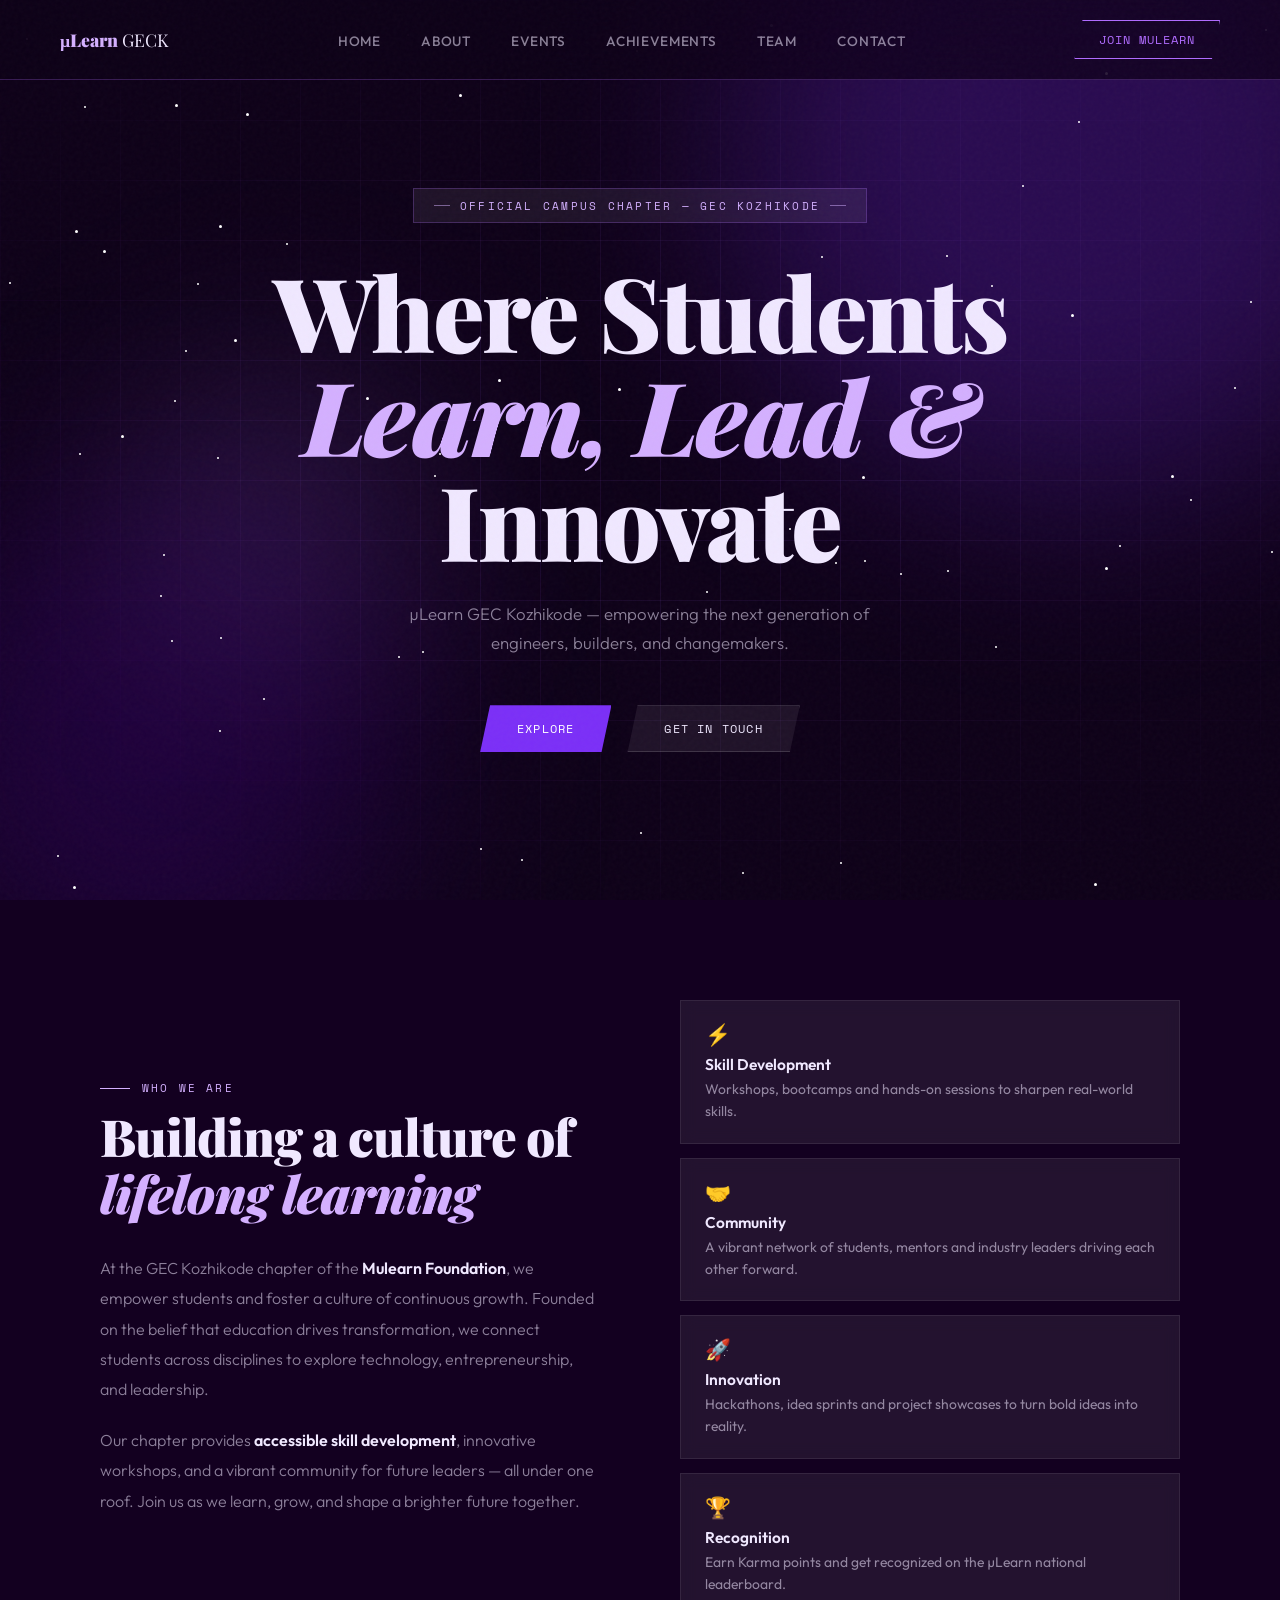
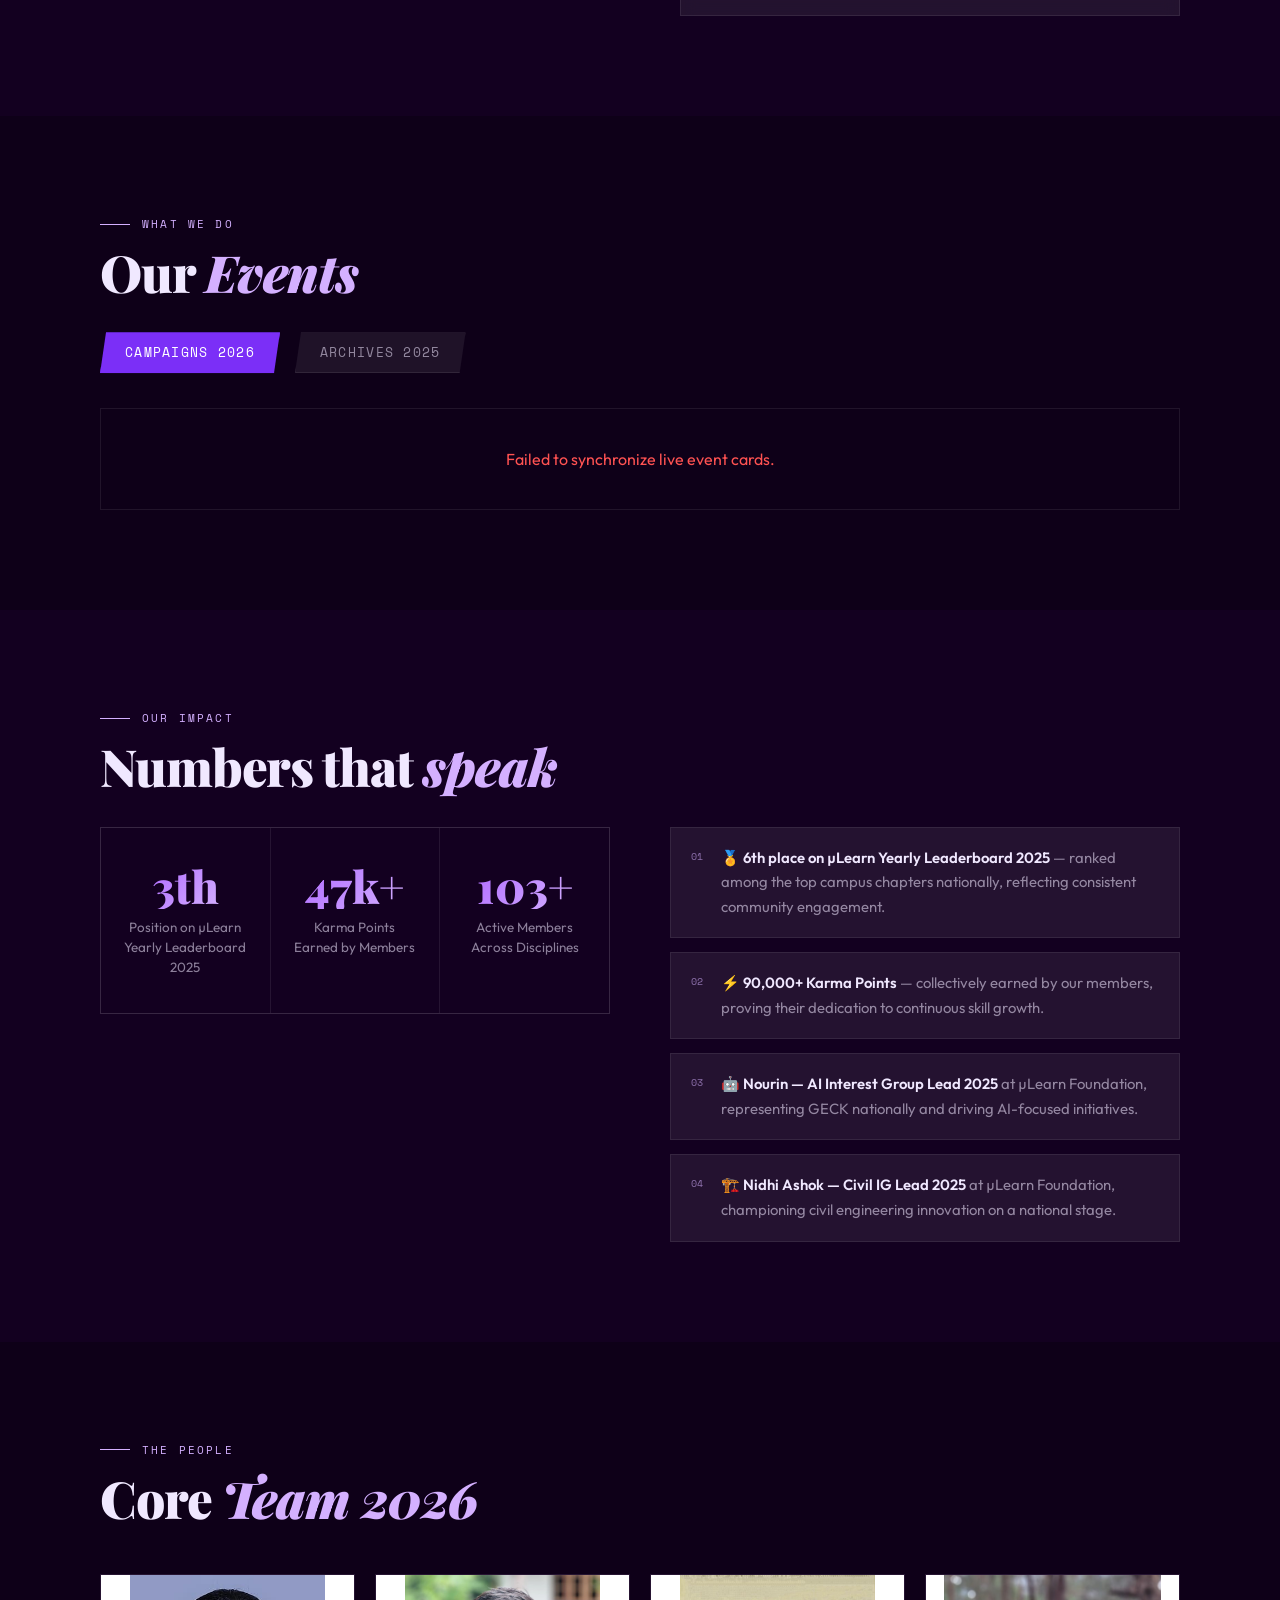
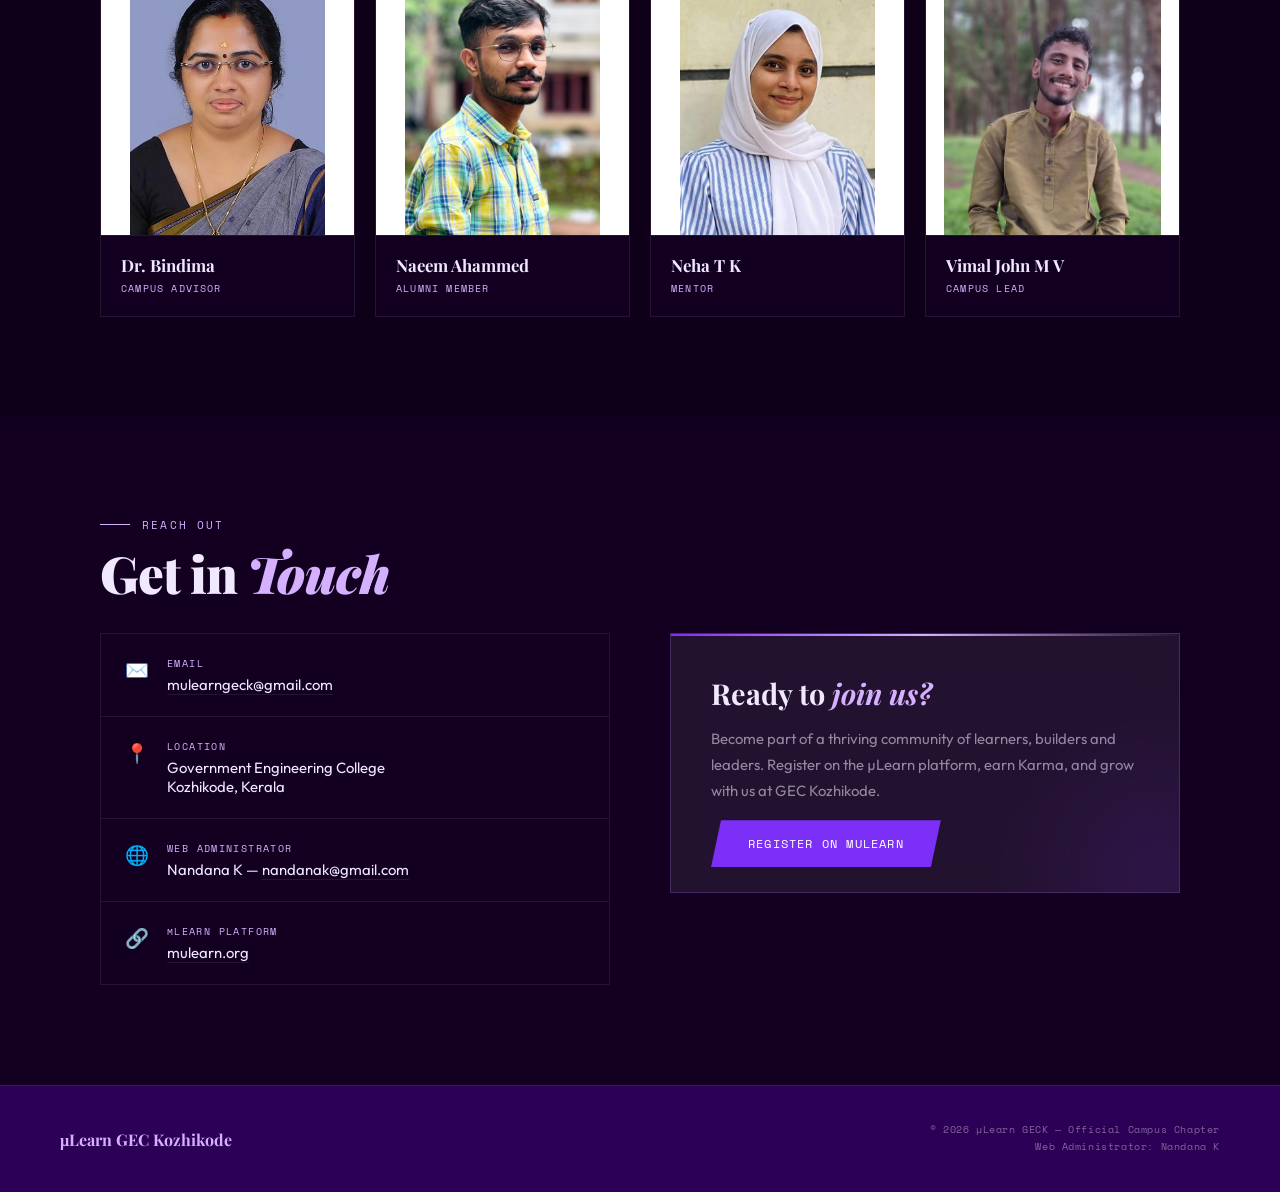
<file: index.html>
<!DOCTYPE html>
<html lang="en">
<head>
  <meta charset="UTF-8" />
  <meta name="viewport" content="width=device-width, initial-scale=1.0"/>
  <title>µLearn GEC Kozhikode – Official Website</title>
  <link rel="stylesheet" href="styles.css">
  <style>
    /* Year Filter Tab Styling to match your website's purple cyber aesthetic */
    .year-filter-tabs {
      display: flex;
      gap: 15px;
      margin: 20px 0 35px 0;
    }
    .year-tab-btn {
      font-family: 'Space Mono', monospace;
      font-size: 0.8rem;
      letter-spacing: 0.1em;
      text-transform: uppercase;
      padding: 10px 24px;
      background: var(--glass);
      color: var(--text-muted);
      border: 1px solid var(--border-soft);
      cursor: pointer;
      transition: all 0.25s ease;
      clip-path: polygon(6px 0%, 100% 0%, calc(100% - 6px) 100%, 0% 100%);
    }
    .year-tab-btn:hover {
      border-color: var(--purple-light);
      color: var(--text);
    }
    .year-tab-btn.active {
      background: var(--purple-mid);
      color: var(--white);
      border-color: var(--purple-mid);
      box-shadow: 0 0 15px rgba(123,47,247,0.3);
    }
  </style>
</head>
<body>

  <nav>
    <a class="nav-brand" href="#home">µLearn <span>GECK</span></a>
    <ul class="nav-links">
      <li><a href="#home">Home</a></li>
      <li><a href="#about">About</a></li>
      <li><a href="#events">Events</a></li>
      <li><a href="#achievements">Achievements</a></li>
      <li><a href="#team">Team</a></li>
      <li><a href="#contact">Contact</a></li>
    </ul>
    <a class="nav-cta" href="https://mulearn.org" target="_blank">Join MuLearn</a>
  </nav>

  <section id="home">
    <div class="hero-grid-bg"></div>
    <div class="hero-orb orb-1"></div>
    <div class="hero-orb orb-2"></div>
    <div class="hero-orb orb-3"></div>
    <div class="stars" id="stars"></div>

    <div class="hero-inner">
      <div class="hero-eyebrow">Official Campus Chapter — GEC Kozhikode</div>
      <h1 class="hero-title">
        <span class="block">Where Students</span>
        <span class="block italic">Learn, Lead &</span>
        <span class="block">Innovate</span>
      </h1>
      <p class="hero-sub">
        µLearn GEC Kozhikode — empowering the next generation of<br/>
        engineers, builders, and changemakers.
      </p>
      <div class="hero-cta">
        <a class="btn-primary" href="#about">Explore</a>
        <a class="btn-ghost" href="#contact">Get In Touch</a>
      </div>
    </div>
  </section>

  <section id="about">
    <div class="wrap">
      <div class="about-layout">
        <div class="about-text reveal">
          <div class="section-eyebrow">Who We Are</div>
          <h2 class="section-heading">Building a culture of <span class="accent">lifelong learning</span></h2>
          <p>At the GEC Kozhikode chapter of the <strong>Mulearn Foundation</strong>, we empower students and foster a culture of continuous growth. Founded on the belief that education drives transformation, we connect students across disciplines to explore technology, entrepreneurship, and leadership.</p>
          <p>Our chapter provides <strong>accessible skill development</strong>, innovative workshops, and a vibrant community for future leaders — all under one roof. Join us as we learn, grow, and shape a brighter future together.</p>
        </div>
        <div class="about-pillars reveal" style="transition-delay:0.15s">
          <div class="pillar">
            <div class="pillar-icon">⚡</div>
            <div class="pillar-title">Skill Development</div>
            <div class="pillar-text">Workshops, bootcamps and hands-on sessions to sharpen real-world skills.</div>
          </div>
          <div class="pillar">
            <div class="pillar-icon">🤝</div>
            <div class="pillar-title">Community</div>
            <div class="pillar-text">A vibrant network of students, mentors and industry leaders driving each other forward.</div>
          </div>
          <div class="pillar">
            <div class="pillar-icon">🚀</div>
            <div class="pillar-title">Innovation</div>
            <div class="pillar-text">Hackathons, idea sprints and project showcases to turn bold ideas into reality.</div>
          </div>
          <div class="pillar">
            <div class="pillar-icon">🏆</div>
            <div class="pillar-title">Recognition</div>
            <div class="pillar-text">Earn Karma points and get recognized on the µLearn national leaderboard.</div>
          </div>
        </div>
      </div>
    </div>
  </section>

  <section id="events">
    <div class="wrap">
      <div class="section-eyebrow reveal">What We Do</div>
      <h2 class="section-heading reveal">Our <span class="accent">Events</span></h2>

      <div class="year-filter-tabs reveal">
        <button class="year-tab-btn active" onclick="filterEventsByYear('2026', this)">Campaigns 2026</button>
        <button class="year-tab-btn" onclick="filterEventsByYear('2025', this)">Archives 2025</button>
      </div>

      <div class="slideshow-wrap reveal" style="transition-delay:0.1s">
        <div class="slides-track" id="slidesTrack">
          <p id="event-loading-msg" style="text-align: center; color: rgba(255,255,255,0.4); padding: 60px; width: 100%; font-family: 'Space Mono', monospace; font-size: 0.9rem;">
            Synchronizing with µLearn database operations matrix...
          </p>
        </div>
      </div>
    </div>
  </section>

  <section id="achievements">
    <div class="wrap">
      <div class="section-eyebrow reveal">Our Impact</div>
      <h2 class="section-heading reveal">Numbers that <span class="accent">speak</span></h2>
      <div class="achievements-layout">
        <div>
          <div class="stats-grid reveal" style="transition-delay:0.1s">
            <div class="stat-cell">
              <div class="stat-number" data-target="6" data-suffix="th">—</div>
              <div class="stat-label">Position on µLearn<br/>Yearly Leaderboard 2025</div>
            </div>
            <div class="stat-cell">
              <div class="stat-number" data-target="90" data-suffix="k+">—</div>
              <div class="stat-label">Karma Points<br/>Earned by Members</div>
            </div>
            <div class="stat-cell">
              <div class="stat-number" data-target="200" data-suffix="+">—</div>
              <div class="stat-label">Active Members<br/>Across Disciplines</div>
            </div>
          </div>
        </div>
        <div class="highlights-list reveal" style="transition-delay:0.2s">
          <div class="highlight-item">
            <div class="highlight-num">01</div>
            <div class="highlight-text"><strong>🏅 6th place on µLearn Yearly Leaderboard 2025</strong> — ranked among the top campus chapters nationally, reflecting consistent community engagement.</div>
          </div>
          <div class="highlight-item">
            <div class="highlight-num">02</div>
            <div class="highlight-text"><strong>⚡ 90,000+ Karma Points</strong> — collectively earned by our members, proving their dedication to continuous skill growth.</div>
          </div>
          <div class="highlight-item">
            <div class="highlight-num">03</div>
            <div class="highlight-text"><strong>🤖 Nourin — AI Interest Group Lead 2025</strong> at µLearn Foundation, representing GECK nationally and driving AI-focused initiatives.</div>
          </div>
          <div class="highlight-item">
            <div class="highlight-num">04</div>
            <div class="highlight-text"><strong>🏗️ Nidhi Ashok — Civil IG Lead 2025</strong> at µLearn Foundation, championing civil engineering innovation on a national stage.</div>
          </div>
        </div>
      </div>
    </div>
  </section>

  <section id="team">
    <div class="wrap">
      <div class="section-eyebrow reveal">The People</div>
      <h2 class="section-heading reveal">Core <span class="accent">Team 2026</span></h2>
      <div class="team-grid">
        <div class="team-card reveal">
          <div class="team-photo-wrap">
            <img class="team-photo" src="bindima.jpeg" alt="Dr. Bindima" onerror="this.parentElement.innerHTML='<div class=team-photo-placeholder>👩‍🏫</div>'">
          </div>
          <div class="team-info">
            <div class="team-name">Dr. Bindima</div>
            <div class="team-role">Campus Advisor</div>
          </div>
        </div>
        <div class="team-card reveal" style="transition-delay:0.1s">
          <div class="team-photo-wrap">
            <img class="team-photo" src="naem.jpeg" alt="Naeem Ahammed" onerror="this.parentElement.innerHTML='<div class=team-photo-placeholder>👨‍💻</div>'">
          </div>
          <div class="team-info">
            <div class="team-name">Naeem Ahammed</div>
            <div class="team-role">Alumni Member</div>
          </div>
        </div>
        <div class="team-card reveal" style="transition-delay:0.2s">
          <div class="team-photo-wrap">
            <img class="team-photo" src="neha.jpeg" alt="Neha T K" onerror="this.parentElement.innerHTML='<div class=team-photo-placeholder>👩‍💻</div>'">
          </div>
          <div class="team-info">
            <div class="team-name">Neha T K</div>
            <div class="team-role">Mentor</div>
          </div>
        </div>
        <div class="team-card reveal" style="transition-delay:0.3s">
          <div class="team-photo-wrap">
            <img class="team-photo" src="vimal.jpeg" alt="Vimal John M V" onerror="this.parentElement.innerHTML='<div class=team-photo-placeholder>👨‍🎓</div>'">
          </div>
          <div class="team-info">
            <div class="team-name">Vimal John M V</div>
            <div class="team-role">Campus Lead</div>
          </div>
        </div>
      </div>
    </div>
  </section>

  <section id="contact">
    <div class="wrap">
      <div class="section-eyebrow reveal">Reach Out</div>
      <h2 class="section-heading reveal">Get in <span class="accent">Touch</span></h2>
      <div class="contact-layout">
        <div class="contact-items reveal" style="transition-delay:0.1s">
          <div class="contact-item">
            <div class="contact-icon">✉️</div>
            <div>
              <div class="contact-label">Email</div>
              <div class="contact-value"><a href="mailto:mulearngeck@gmail.com">mulearngeck@gmail.com</a></div>
            </div>
          </div>
          <div class="contact-item">
            <div class="contact-icon">📍</div>
            <div>
              <div class="contact-label">Location</div>
              <div class="contact-value">Government Engineering College<br/>Kozhikode, Kerala</div>
            </div>
          </div>
          <div class="contact-item">
            <div class="contact-icon">🌐</div>
            <div>
              <div class="contact-label">Web Administrator</div>
              <div class="contact-value">Nandana K — <a href="mailto:nandanak@gmail.com">nandanak@gmail.com</a></div>
            </div>
          </div>
          <div class="contact-item">
            <div class="contact-icon">🔗</div>
            <div>
              <div class="contact-label">µLearn Platform</div>
              <div class="contact-value"><a href="https://mulearn.org" target="_blank">mulearn.org</a></div>
            </div>
          </div>
        </div>
        <div class="join-box reveal" style="transition-delay:0.2s">
          <h3>Ready to <span>join us?</span></h3>
          <p>Become part of a thriving community of learners, builders and leaders. Register on the µLearn platform, earn Karma, and grow with us at GEC Kozhikode.</p>
          <a class="btn-primary" href="https://mulearn.org" target="_blank">Register on MuLearn</a>
        </div>
      </div>
    </div>
  </section>

  <footer>
    <div class="footer-brand">µLearn GEC Kozhikode</div>
    <div class="footer-copy">
      © 2026 µLearn GECK — Official Campus Chapter<br/>
      Web Administrator: Nandana K
    </div>
  </footer>

  <script>
    const SCRIPT_URL = 'https://script.google.com/macros/s/AKfycbxkkzGS8mEcLY0qJiwbIPaNBaRO2hbm0Dz-mVj1d4wJdqrTZWrVLJo9F7xFTNqnbP87Lg/exec';
    const track = document.getElementById('slidesTrack');
    
    // Master data arrays for multi-year scope management
    let allEventsCached = [];
    let activeYearFilter = '2026';

    function getDirectDriveImageUrl(url) {
      if (!url) return '';
      const trimmed = url.trim();
      if (!trimmed.includes('drive.google.com')) return trimmed;
      const match = trimmed.match(/\/file\/d\/([a-zA-Z0-9-_]+)/) || trimmed.match(/id=([a-zA-Z0-9-_]+)/);
      if (match && match[1]) {
        return `https://drive.google.com/thumbnail?sz=w1200&id=${match[1]}`;
      }
      return trimmed;
    }

    // Network ingestion pipeline
    fetch(SCRIPT_URL)
      .then(res => res.json())
      .then(data => {
        allEventsCached = data || [];
        // Render the default tab (2026) immediately upon successful download
        renderFilteredCarousel();
      })
      .catch(err => {
        console.error("Fetch failure:", err);
        track.innerHTML = `<p style="text-align:center; color:#ff5252; width:100%; padding:40px;">Failed to synchronize live event cards.</p>`;
      });

    // Filtering handler linked directly to sub-tab button elements
    function filterEventsByYear(year, buttonElement) {
      activeYearFilter = year;
      
      // Update visual active styling across tab buttons
      document.querySelectorAll('.year-tab-btn').forEach(btn => btn.classList.remove('active'));
      buttonElement.classList.add('active');
      
      renderFilteredCarousel();
    }

    function renderFilteredCarousel() {
      // Filter array on the fly based on whether the date string contains '2025' or '2026'
      const filteredData = allEventsCached.filter(event => {
        const eventDateStr = String(event.date || '');
        return eventDateStr.includes(activeYearFilter);
      });

      if(filteredData.length === 0) {
        track.innerHTML = `<p style="text-align:center; color:rgba(255,255,255,0.5); width:100%; padding:60px; font-family:'Space Mono', monospace; font-size:0.9rem;">No entries found for the year ${activeYearFilter}.</p>`;
        return;
      }

      track.innerHTML = '';
      const totalSlides = filteredData.length;

      filteredData.forEach((event, index) => {
        const slideNum = index + 1;
        const padIndex = String(slideNum).padStart(2, '0');
        const padTotal = String(totalSlides).padStart(2, '0');
        
        const assetImg = getDirectDriveImageUrl(event.imageurl || event.image);
        const encodedName = encodeURIComponent(event.name);
        const encodedCat = encodeURIComponent(event.category);

        // Real-time date boundary checking loop logic
        let isExpired = false;
        if (event.deadline) {
          const deadlineDate = new Date(event.deadline);
          const currentDate = new Date();
          if (!isNaN(deadlineDate.getTime()) && currentDate > deadlineDate) {
            isExpired = true;
          }
        }

        const actionButtonHTML = isExpired 
          ? `<button class="register-btn" disabled style="background: rgba(255,255,255,0.05); color: var(--text-muted); border-color: var(--border-soft); cursor: not-allowed; transform: none; box-shadow: none;">Closed</button>`
          : `<button class="register-btn" onclick="window.location.href='register.html?name=${encodedName}&cat=${encodedCat}'">Register</button>`;

        const slideHTML = `
          <div class="slide ${index === 0 ? 'active' : ''}" data-slide-idx="${index}">
            <div class="slide-img-wrap">
              <img class="slide-img" src="${assetImg}" alt="${event.name}" onerror="this.style.display='none'; this.nextElementSibling.style.display='flex';">
              <div class="slide-placeholder" style="display:none; width:100%; height:100%; background:var(--bg-3); align-items:center; justify-content:center; font-size:4rem;">🌌</div>
            </div>
            <div class="slide-content">
              <div class="slide-index">${padIndex} / ${padTotal}</div>
              <div class="slide-cat">${event.category}</div>
              <div class="slide-name">${event.name}</div>
              <div class="slide-desc">
                ${event.description}
                <br><br>
                <span style="color: var(--lavender); font-family: 'Space Mono', monospace; font-size: 0.8rem; display: block; margin-bottom: 5px;">
                  📅 Date: ${event.date} | 🪙 Cost: ${event.price}
                </span>
              </div>
              <div class="slide-controls">
                <button class="slide-btn global-prev-trigger" id="prevBtn" aria-label="Previous">&#8592;</button>
                <button class="slide-btn global-next-trigger" id="nextBtn" aria-label="Next">&#8594;</button>
                <div class="slide-dots"></div>
                <span class="slide-counter">${slideNum} / ${totalSlides}</span>
                ${actionButtonHTML}
              </div>
            </div>
          </div>
        `;
        track.innerHTML += slideHTML;
      });

      // Clear existing listeners by initializing a brand new structural instance loop
      initCarouselEngine(totalSlides);
    }

    function initCarouselEngine(total) {
      let currentIdx = 0;
      
      function updateSliderDOM(targetIdx) {
        const slides = document.querySelectorAll('.slide');
        if(slides.length === 0) return;
        
        slides[currentIdx].classList.remove('active');
        currentIdx = (targetIdx + total) % total;
        slides[currentIdx].classList.add('active');
        
        const dotContainers = document.querySelectorAll('.slide-dots');
        dotContainers.forEach(container => {
          container.innerHTML = '';
          for(let i=0; i<total; i++) {
            container.innerHTML += `<span class="dot ${i === currentIdx ? 'active' : ''}"></span>`;
          }
        });

        document.querySelectorAll('.slide-counter, .s-counter').forEach(el => {
          el.textContent = `${currentIdx + 1} / ${total}`;
        });
      }

      // Safeguard global click pipeline configuration
      if (!window.carouselListenerConfigured) {
        document.addEventListener('click', function(e) {
          const slides = document.querySelectorAll('.slide');
          const localTotal = slides.length;
          if(localTotal <= 1) return;

          // Find current active slide index manually
          let activeIdx = 0;
          slides.forEach((s, idx) => { if(s.classList.contains('active')) activeIdx = idx; });

          if(e.target.classList.contains('global-next-trigger') || e.target.id === 'nextBtn' || e.target.classList.contains('s-next')) {
            slides[activeIdx].classList.remove('active');
            let nextIdx = (activeIdx + 1) % localTotal;
            slides[nextIdx].classList.add('active');
            syncCarouselIndicators(nextIdx, localTotal);
          }
          if(e.target.classList.contains('global-prev-trigger') || e.target.id === 'prevBtn' || e.target.classList.contains('s-prev')) {
            slides[activeIdx].classList.remove('active');
            let prevIdx = (activeIdx - 1 + localTotal) % localTotal;
            slides[prevIdx].classList.add('active');
            syncCarouselIndicators(prevIdx, localTotal);
          }
        });
        window.carouselListenerConfigured = true;
      }

      function syncCarouselIndicators(idx, localTotal) {
        const dotContainers = document.querySelectorAll('.slide-dots');
        dotContainers.forEach(container => {
          container.innerHTML = '';
          for(let i=0; i<localTotal; i++) {
            container.innerHTML += `<span class="dot ${i === idx ? 'active' : ''}"></span>`;
          }
        });
        document.querySelectorAll('.slide-counter, .s-counter').forEach(el => {
          el.textContent = `${idx + 1} / ${localTotal}`;
        });
      }

      updateSliderDOM(0);
    }
  </script>
  <script src="scripts.js"></script>
</body>
</html>
</file>
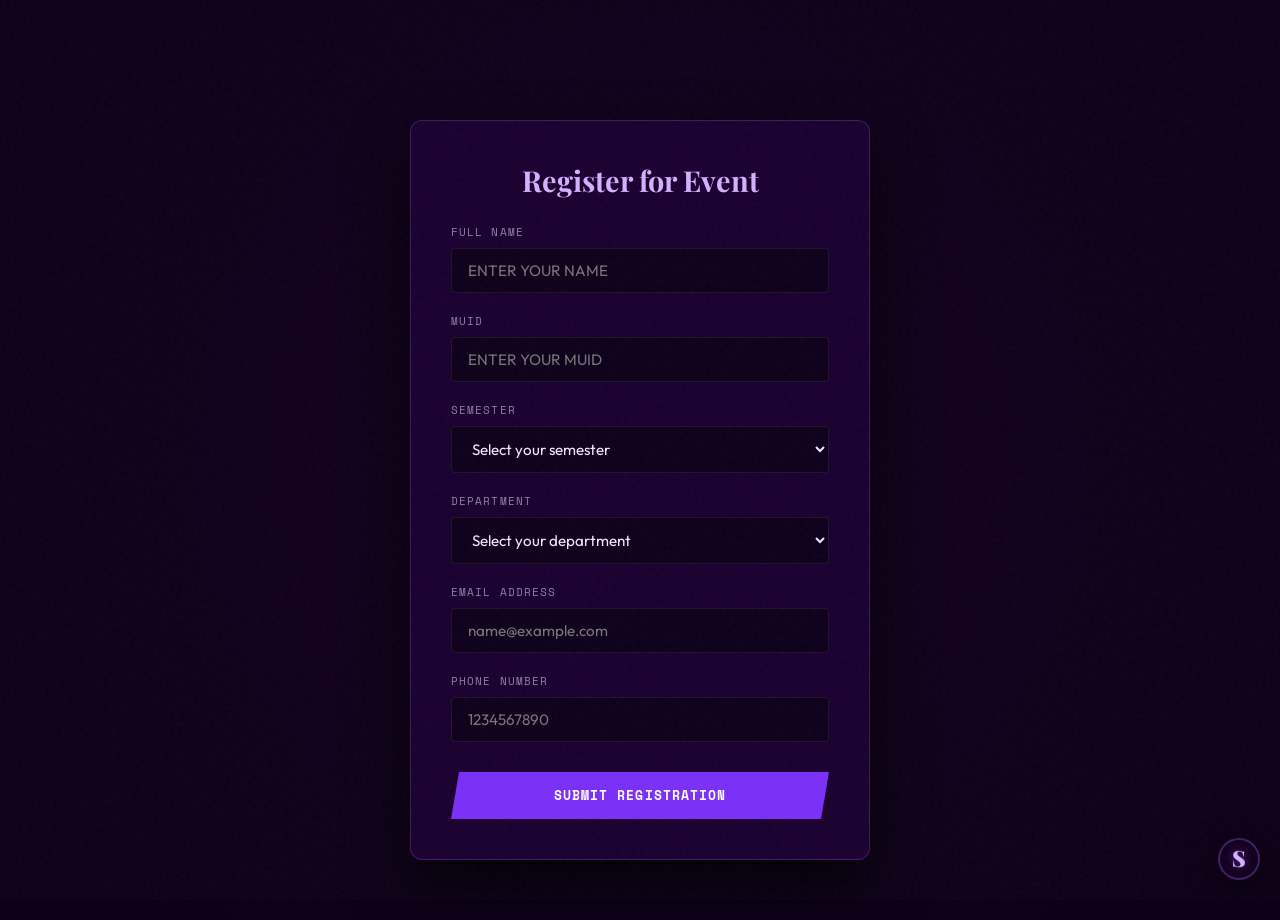
<file: register.html>
<!DOCTYPE html>
<html lang="en">
<head>
  <meta charset="UTF-8">
  <meta name="viewport" content="width=device-width, initial-scale=1.0">
  <title>REGISTER</title>
  <link rel="stylesheet" href="styles.css">
</head>
<body class="register-body-wrapper">

  <div class="form-container">
    <h2 id="form-title">Student Details Form</h2>
    
    <form id="studentRegisterForm">
      <input type="hidden" id="eventName" name="eventName">
      <input type="hidden" id="eventCategory" name="eventCategory">
        
      <div class="form-group">
        <label for="name">Full Name</label>
        <input type="text" id="name" name="name" placeholder="ENTER YOUR NAME" required>
      </div>

      <div class="form-group">
        <label for="muid">MUID</label>
        <input type="text" id="muid" name="muid" placeholder="ENTER YOUR MUID" required>
      </div>

      <div class="form-group">
        <label for="semester">Semester</label>
        <select id="semester" name="semester" required>
          <option value="" disabled selected>Select your semester</option>
          <option value="S1">S1</option>
          <option value="S2">S2</option>
          <option value="S3">S3</option>
          <option value="S4">S4</option>
          <option value="S5">S5</option>
          <option value="S6">S6</option>
          <option value="S7">S7</option>
          <option value="S8">S8</option>
        </select>
      </div>

      <div class="form-group">
        <label for="department">Department</label>
        <select id="department" name="department" required>
          <option value="" disabled selected>Select your department</option>
          <option value="CSD">CSD</option>
          <option value="EC">EC</option>
          <option value="AE">AE</option>
          <option value="CE">CE</option>
          <option value="MECH">MECH</option>
        </select>
      </div>

      <div class="form-group">
        <label for="email">Email Address</label>
        <input type="email" id="email" name="email" placeholder="name@example.com" required>
      </div>

      <div class="form-group">
        <label for="phone">Phone Number</label>
        <input type="tel" id="phone" name="phone" placeholder="1234567890" pattern="[0-9]{10}" title="Please enter a valid 10-digit phone number" required>
      </div>

      <button type="submit" id="submitBtn">Submit Registration</button>
    </form>
    
    <p id="successToast" style="color: #00e676; text-align: center; margin-top: 15px; display: none; font-weight: 600; font-family: 'Space Mono', monospace; font-size: 0.85rem;">
      Registration saved to database matrix!
    </p>
  </div>
  
<script>
    const urlParams = new URLSearchParams(window.location.search);
    const eventName = urlParams.get('name') || "Event";
    const eventCategory = urlParams.get('cat') || "Tech";

    document.getElementById('form-title').innerText = `Register for ${eventName}`;
    document.getElementById('eventName').value = eventName;
    document.getElementById('eventCategory').value = eventCategory;

    // FIXED: Pointing to the active operational script ID matching index.html
    const BACKEND_URL = 'https://script.google.com/macros/s/AKfycbxkkzGS8mEcLY0qJiwbIPaNBaRO2hbm0Dz-mVj1d4wJdqrTZWrVLJo9F7xFTNqnbP87Lg/exec'; 
    
    const form = document.getElementById('studentRegisterForm');
    const submitBtn = document.getElementById('submitBtn');
    const toast = document.getElementById('successToast');

    form.addEventListener('submit', event => {
      event.preventDefault();
      
      submitBtn.disabled = true;
      submitBtn.innerText = "Processing submission...";

      const encodedPayload = new URLSearchParams(new FormData(form));

      fetch(BACKEND_URL, { 
        method: 'POST',
        mode: 'no-cors',
        headers: { 'Content-Type': 'application/x-www-form-urlencoded' },
        body: encodedPayload 
      })
      .then(res => {
        submitBtn.innerText = "Submitted Successfully!";
        toast.style.display = "block";
        form.reset();
        
        document.getElementById('eventName').value = eventName;
        document.getElementById('eventCategory').value = eventCategory;
      })
      .catch(err => {
        console.error("Error logging submission:", err.message);
        submitBtn.disabled = false;
        submitBtn.innerText = "Retry Submission";
      });
    });
  </script>
<!-- Sidharth P. Signature Widget - Interactive Circle Capsule -->
<div class="sidharth-signature-widget" style="position: fixed; bottom: 20px; right: 20px; z-index: 99999; display: flex; align-items: center; flex-direction: row-reverse; gap: 0px; cursor: pointer;" onmouseenter="this.querySelector('.sig-text-slide').style.width='180px'; this.querySelector('.sig-text-slide').style.padding='0 15px 0 20px'; this.querySelector('.sig-text-slide').style.opacity='1'; this.querySelector('.sig-text-slide').style.marginRight='-15px'; this.querySelector('.sig-icon-ring').style.transform='rotate(360deg)'; this.querySelector('.sig-icon-ring').style.borderColor='#b06bff';" onmouseleave="this.querySelector('.sig-text-slide').style.width='0px'; this.querySelector('.sig-text-slide').style.padding='0'; this.querySelector('.sig-text-slide').style.opacity='0'; this.querySelector('.sig-text-slide').style.marginRight='0px'; this.querySelector('.sig-icon-ring').style.transform='rotate(0deg)'; this.querySelector('.sig-icon-ring').style.borderColor='rgba(176,107,255,0.3)';">
  
  <!-- The Master Font Circle Ring -->
  <div class="sig-icon-ring" style="width: 42px; height: 42px; background: #130020; border: 2px solid rgba(176,107,255,0.3); border-radius: 50%; display: flex; align-items: center; justify-content: center; box-shadow: 0 8px 32px rgba(0,0,0,0.6); position: relative; z-index: 2; transition: transform 0.6s cubic-bezier(0.23, 1, 0.32, 1), border-color 0.4s ease;">
    <span style="font-family: 'Playfair Display', serif; font-weight: 900; font-size: 1.4rem; color: #d4b0ff; line-height: 1; text-shadow: 0 0 10px rgba(176,107,255,0.5); transform: translateY(-1px);">S</span>
  </div>

  <!-- Sliding Interactive Text Capsule -->
  <div class="sig-text-slide" style="width: 0px; height: 34px; background: rgba(26,0,48,0.85); backdrop-filter: blur(8px); -webkit-backdrop-filter: blur(8px); border: 1px solid rgba(176,107,255,0.2); border-radius: 20px 0 0 20px; display: flex; align-items: center; justify-content: center; white-space: nowrap; opacity: 0; overflow: hidden; transition: all 0.5s cubic-bezier(0.23, 1, 0.32, 1); z-index: 1;">
    <span style="font-family: 'Space Mono', monospace; font-size: 0.68rem; color: #ede0ff; letter-spacing: 0.08em; text-transform: uppercase;">Crafted by <strong style="color: #fff; font-family: 'Outfit', sans-serif; font-weight: 600;">Sidharth</strong></span>
  </div>
</div>
</div>
</body>
</html>
</file>
<file: styles.css>
@import url('https://fonts.googleapis.com/css2?family=Playfair+Display:wght@400;700;900&family=Outfit:wght@300;400;500;600;700&family=Space+Mono:wght@400;700&display=swap');

/* ── INTEREST GROUP COMPACT ACCENTS ── */

/* Web Development - Cyber Cyan */
.sig-badge-web-development {
  border-color: rgba(0, 242, 254, 0.3) !important;
  color: #00f2fe !important;
}
.sig-badge-web-development .sig-bg-mark {
  background: #00f2fe !important;
}

/* IoT - Neon Orange */
.sig-badge-iot {
  border-color: rgba(255, 112, 67, 0.3) !important;
  color: #ff7043 !important;
}
.sig-badge-iot .sig-bg-mark {
  background: #ff7043 !important;
}

/* Civil - Emerald Green */
.sig-badge-civil {
  border-color: rgba(0, 230, 118, 0.3) !important;
  color: #00e676 !important;
}
.sig-badge-civil .sig-bg-mark {
  background: #00e676 !important;
}

/* Mech-Cad - Steel Blue */
.sig-badge-mech-cad {
  border-color: rgba(65, 105, 225, 0.3) !important;
  color: #4169e1 !important;
}
.sig-badge-mech-cad .sig-bg-mark {
  background: #4169e1 !important;
}

/* MuV - Sunset Pink */
.sig-badge-muv {
  border-color: rgba(255, 0, 127, 0.3) !important;
  color: #ff007f !important;
}
.sig-badge-muv .sig-bg-mark {
  background: #ff007f !important;
}

/* Muplay - Bright Yellow */
.sig-badge-muplay {
  border-color: rgba(255, 235, 59, 0.3) !important;
  color: #ffeb3b !important;
}
.sig-badge-muplay .sig-bg-mark {
  background: #ffeb3b !important;
}

/* AI - Futuristic Purple/White Glow */
.sig-badge-ai {
  border-color: rgba(176, 107, 255, 0.4) !important;
  color: #d4b0ff !important;
  text-shadow: 0 0 8px rgba(176,107,255,0.6);
}
.sig-badge-ai .sig-bg-mark {
  background: #7b2ff7 !important;
}

/* Cyber Security - Matrix Crimson Red */
.sig-badge-cyber-security {
  border-color: rgba(255, 23, 68, 0.3) !important;
  color: #ff1744 !important;
}
.sig-badge-cyber-security .sig-bg-mark {
  background: #ff1744 !important;
}

/* ── YEAR FILTER NAVIGATION TABS ── */
.year-filter-tabs {
  display: flex;
  gap: 15px;
  margin: 20px 0 35px 0;
}

.year-tab-btn {
  font-family: 'Space Mono', monospace;
  font-size: 0.8rem;
  letter-spacing: 0.1em;
  text-transform: uppercase;
  padding: 10px 24px;
  background: rgba(255, 255, 255, 0.03);
  color: rgba(255, 255, 255, 0.4);
  border: 1px solid rgba(176, 107, 255, 0.15);
  cursor: pointer;
  transition: all 0.25s cubic-bezier(0.23, 1, 0.32, 1);
  clip-path: polygon(6px 0%, 100% 0%, calc(100% - 6px) 100%, 0% 100%);
}

.year-tab-btn:hover {
  border-color: #b06bff;
  color: #fff;
  background: rgba(176, 107, 255, 0.05);
}

.year-tab-btn.active {
  background: #7b2ff7;
  color: #fff;
  border-color: #7b2ff7;
  box-shadow: 0 0 15px rgba(123, 47, 247, 0.35);
}
   
:root {
  --purple-deep: #2d0057;
  --purple-mid: #7b2ff7;
  --purple-light: #b06bff;
  --lavender: #d4b0ff;
  --soft: #ede0ff;
  --white: #fff;
  --bg: #0e0018;
  --bg-2: #130020;
  --bg-3: #1a0030;
  --glass: rgba(255,255,255,0.07);
  --glass-border: rgba(255,255,255,0.14);
  --glass-hover: rgba(255,255,255,0.12);
  --text: #f0e8ff;
  --text-muted: rgba(240,232,255,0.55);
  --border: rgba(176,107,255,0.25);
  --border-soft: rgba(255,255,255,0.08);
}

*, *::before, *::after { box-sizing: border-box; margin: 0; padding: 0; }
html { scroll-behavior: smooth; }

body {
  font-family: 'Outfit', sans-serif;
  background: var(--bg);
  color: var(--text);
  overflow-x: hidden;
}

body::before {
  content: '';
  position: fixed;
  inset: 0;
  background-image: url("data:image/svg+xml,%3Csvg viewBox='0 0 256 256' xmlns='http://www.w3.org/2000/svg'%3E%3Cfilter id='n'%3E%3CfeTurbulence type='fractalNoise' baseFrequency='0.9' numOctaves='4' stitchTiles='stitch'/%3E%3C/filter%3E%3Crect width='100%25' height='100%25' filter='url(%23n)' opacity='1'/%3E%3C/svg%3E");
  opacity: 0.03;
  pointer-events: none;
  z-index: 9999;
}

.register-body-wrapper {
  display: flex;
  justify-content: center;
  align-items: center;
  min-height: 100vh;
  padding: 120px 20px 60px;
  background-image: radial-gradient(circle at center, var(--bg-2) 0%, var(--bg) 100%);
}

::-webkit-scrollbar { width: 4px; }
::-webkit-scrollbar-track { background: var(--bg); }
::-webkit-scrollbar-thumb { background: var(--purple-mid); border-radius: 99px; }

/* ─── NAVBAR ─── */
nav {
  position: fixed;
  top: 0; left: 0; right: 0;
  z-index: 200;
  display: flex;
  align-items: center;
  justify-content: space-between;
  padding: 20px 60px;
  background: rgba(14,0,24,0.72);
  backdrop-filter: blur(24px);
  -webkit-backdrop-filter: blur(24px);
  border-bottom: 1px solid var(--border);
  animation: navIn 0.9s cubic-bezier(.23,1,.32,1) both;
}
@keyframes navIn { from { transform: translateY(-100%); opacity:0; } to { transform: none; opacity:1; } }

.nav-brand {
  font-family: 'Playfair Display', serif;
  font-weight: 900;
  font-size: 1.1rem;
  color: var(--lavender);
  text-decoration: none;
}
.nav-brand span { color: var(--text); font-weight: 400; }

.nav-links { display: flex; gap: 40px; list-style: none; }
.nav-links a {
  color: var(--text-muted);
  text-decoration: none;
  font-size: 0.85rem;
  font-weight: 500;
  letter-spacing: 0.06em;
  text-transform: uppercase;
  transition: color 0.2s;
  position: relative;
}
.nav-links a::after {
  content: '';
  position: absolute;
  bottom: -4px; left: 0; right: 100%;
  height: 1px;
  background: var(--lavender);
  transition: right 0.3s cubic-bezier(.23,1,.32,1);
}
.nav-links a:hover { color: var(--lavender); }
.nav-links a:hover::after { right: 0; }

.nav-cta {
  font-family: 'Space Mono', monospace;
  font-size: 0.75rem;
  padding: 10px 24px;
  border: 1px solid var(--purple-light);
  color: var(--purple-light);
  text-decoration: none;
  letter-spacing: 0.08em;
  text-transform: uppercase;
  transition: all 0.25s;
  clip-path: polygon(8px 0%, 100% 0%, calc(100% - 8px) 100%, 0% 100%);
}
.nav-cta:hover { background: var(--purple-mid); color: var(--white); border-color: var(--purple-mid); }

/* ─── HERO ─── */
#home {
  min-height: 100vh;
  display: grid;
  place-items: center;
  padding: 140px 60px 100px;
  position: relative;
  overflow: hidden;
}

.hero-grid-bg {
  position: absolute;
  inset: 0;
  background-image:
    linear-gradient(rgba(176,107,255,0.08) 1px, transparent 1px),
    linear-gradient(90deg, rgba(176,107,255,0.08) 1px, transparent 1px);
  background-size: 60px 60px;
  mask-image: radial-gradient(ellipse 70% 60% at 50% 50%, black 30%, transparent 100%);
}

.hero-orb {
  position: absolute;
  border-radius: 50%;
  filter: blur(100px);
  animation: pulse 6s ease-in-out infinite alternate;
}
.orb-1 { width: 700px; height: 700px; background: rgba(123,47,247,0.25); top: -200px; right: -150px; }
.orb-2 { width: 500px; height: 500px; background: rgba(45,0,87,0.55); bottom: -100px; left: -100px; animation-delay: -3s; }
.orb-3 { width: 300px; height: 300px; background: rgba(176,107,255,0.15); top: 40%; left: 10%; animation-delay: -5s; }
@keyframes pulse { from { transform: scale(1); } to { transform: scale(1.08); } }

.stars { position: absolute; inset: 0; pointer-events: none; overflow: hidden; }
.star {
  position: absolute;
  background: white;
  border-radius: 50%;
  animation: twinkle 3s ease-in-out infinite alternate;
}
@keyframes twinkle { from { opacity: 0.15; transform: scale(0.8); } to { opacity: 0.9; transform: scale(1.3); } }

.hero-inner { position: relative; z-index: 2; text-align: center; max-width: 900px; }

.hero-eyebrow {
  display: inline-flex;
  align-items: center;
  gap: 10px;
  font-family: 'Space Mono', monospace;
  font-size: 0.7rem;
  letter-spacing: 0.2em;
  text-transform: uppercase;
  color: var(--lavender);
  border: 1px solid var(--border);
  background: var(--glass);
  backdrop-filter: blur(10px);
  padding: 8px 20px;
  margin-bottom: 36px;
  animation: riseIn 0.9s 0.3s both;
}
.hero-eyebrow::before, .hero-eyebrow::after { content: ''; width: 16px; height: 1px; background: var(--lavender); opacity: 0.5; }

.hero-title {
  font-family: 'Playfair Display', serif;
  font-weight: 900;
  font-size: clamp(3rem, 8vw, 6.5rem);
  line-height: 1.02;
  letter-spacing: -0.02em;
  animation: riseIn 0.9s 0.45s both;
}
.hero-title .italic { font-style: italic; color: var(--lavender); }
.hero-title .block { display: block; }

.hero-sub {
  margin-top: 28px;
  font-size: 1.05rem;
  color: var(--text-muted);
  line-height: 1.7;
  animation: riseIn 0.9s 0.6s both;
  font-weight: 300;
}

.hero-cta {
  margin-top: 48px;
  display: flex;
  gap: 16px;
  justify-content: center;
  flex-wrap: wrap;
  animation: riseIn 0.9s 0.75s both;
}

.btn-primary {
  font-family: 'Space Mono', monospace;
  font-size: 0.75rem;
  letter-spacing: 0.1em;
  text-transform: uppercase;
  padding: 14px 36px;
  background: var(--purple-mid);
  color: var(--white);
  text-decoration: none;
  clip-path: polygon(10px 0%, 100% 0%, calc(100% - 10px) 100%, 0% 100%);
  transition: all 0.25s;
  border: 1px solid transparent;
}
.btn-primary:hover { background: var(--purple-deep); border-color: var(--purple-light); transform: translateY(-2px); box-shadow: 0 10px 30px rgba(123,47,247,0.4); }

.btn-ghost {
  font-family: 'Space Mono', monospace;
  font-size: 0.75rem;
  letter-spacing: 0.1em;
  text-transform: uppercase;
  padding: 14px 36px;
  border: 1px solid var(--glass-border);
  background: var(--glass);
  backdrop-filter: blur(10px);
  color: var(--text);
  text-decoration: none;
  clip-path: polygon(10px 0%, 100% 0%, calc(100% - 10px) 100%, 0% 100%);
  transition: all 0.25s;
}
.btn-ghost:hover { border-color: var(--lavender); color: var(--lavender); transform: translateY(-2px); }

@keyframes riseIn { from { opacity:0; transform: translateY(30px); } to { opacity:1; transform:none; } }

.hero-scroll {
  position: absolute;
  bottom: 40px; left: 50%;
  transform: translateX(-50%);
  display: flex; flex-direction: column; align-items: center; gap: 8px;
  font-family: 'Space Mono', monospace;
  font-size: 0.62rem;
  letter-spacing: 0.15em;
  text-transform: uppercase;
  color: var(--text-muted);
  animation: riseIn 1s 1.2s both;
}
.scroll-track { width: 1px; height: 50px; background: var(--border-soft); position: relative; overflow: hidden; }
.scroll-track::after {
  content: '';
  position: absolute;
  top: -20px; left: 0; width: 1px; height: 20px;
  background: var(--lavender);
  animation: scrollLine 1.5s ease-in-out infinite;
}
@keyframes scrollLine { from { top: -20px; } to { top: 60px; } }

/* ─── LAYOUT ─── */
.wrap { max-width: 1200px; margin: 0 auto; padding: 100px 60px; }

.section-eyebrow {
  font-family: 'Space Mono', monospace;
  font-size: 0.68rem;
  letter-spacing: 0.2em;
  text-transform: uppercase;
  color: var(--lavender);
  margin-bottom: 12px;
  display: flex; align-items: center; gap: 12px;
}
.section-eyebrow::before { content: ''; display: inline-block; width: 30px; height: 1px; background: var(--lavender); }

.section-heading {
  font-family: 'Playfair Display', serif;
  font-weight: 900;
  font-size: clamp(2rem, 4vw, 3.2rem);
  letter-spacing: -0.02em;
  line-height: 1.1;
  margin-bottom: 32px;
}
.section-heading .accent { color: var(--lavender); font-style: italic; }

/* ─── ABOUT ─── */
#about { background: var(--bg-2); }

.about-layout {
  display: grid;
  grid-template-columns: 1fr 1fr;
  gap: 80px;
  align-items: center;
}

.about-text p { color: var(--text-muted); line-height: 1.9; font-size: 1rem; font-weight: 300; margin-bottom: 20px; }
.about-text p strong { color: var(--text); font-weight: 600; }

.about-pillars { display: grid; gap: 14px; }

.pillar {
  border: 1px solid var(--border-soft);
  padding: 20px 24px;
  position: relative;
  overflow: hidden;
  background: var(--glass);
  backdrop-filter: blur(8px);
  transition: border-color 0.3s, background 0.3s;
}
.pillar::before {
  content: '';
  position: absolute; top: 0; left: 0; width: 3px; height: 100%;
  background: linear-gradient(180deg, var(--purple-mid), var(--lavender));
  transform: scaleY(0); transform-origin: top;
  transition: transform 0.35s cubic-bezier(.23,1,.32,1);
}
.pillar:hover { border-color: var(--border); background: var(--glass-hover); }
.pillar:hover::before { transform: scaleY(1); }
.pillar-icon { font-size: 1.3rem; margin-bottom: 7px; }
.pillar-title { font-weight: 600; font-size: 0.97rem; margin-bottom: 4px; }
.pillar-text { color: var(--text-muted); font-size: 0.87rem; line-height: 1.6; }

/* ─── EVENTS SLIDESHOW ─── */
#events { background: var(--bg); }

.slideshow-wrap {
  position: relative;
  margin-top: 10px;
  overflow: hidden;
  border: 1px solid var(--border-soft);
}

.slides-track {
  display: flex;
  width: 100%;
}

.slide {
  min-width: 100%;
  width: 100%;
  display: none;
  grid-template-columns: 1fr 1fr;
  opacity: 0;
}

.slide.active {
  display: grid;
  opacity: 1;
  animation: slideFadeIn 0.4s ease-in-out forwards;
}
@keyframes slideFadeIn { from { opacity: 0; } to { opacity: 1; } }

.slide-img-wrap {
  position: relative;
  height: 420px;
  overflow: hidden;
  background: var(--bg-3);
}
.slide-img-wrap::after {
  content: '';
  position: absolute; inset: 0;
  background: linear-gradient(90deg, transparent 60%, var(--bg));
  pointer-events: none;
}
.slide-img {
  width: 100%;
  height: 100%;
  object-fit: contain;
  display: block;
  transition: transform 0.8s cubic-bezier(.23,1,.32,1);
}

.slide-placeholder {
  width: 100%; height: 420px;
  display: flex; align-items: center; justify-content: center;
  font-size: 5rem;
}

.slide-content {
  display: flex;
  flex-direction: column;
  justify-content: center;
  padding: 52px 52px 52px 44px;
  background: var(--bg);
}

.slide-index {
  font-family: 'Space Mono', monospace;
  font-size: 0.62rem;
  letter-spacing: 0.2em;
  color: var(--text-muted);
  margin-bottom: 16px;
}
.slide-cat {
  font-family: 'Space Mono', monospace;
  font-size: 0.65rem;
  letter-spacing: 0.18em;
  text-transform: uppercase;
  color: var(--lavender);
  margin-bottom: 12px;
}
.slide-name {
  font-family: 'Playfair Display', serif;
  font-weight: 900;
  font-size: clamp(1.6rem, 3vw, 2.4rem);
  line-height: 1.15;
  margin-bottom: 18px;
}
.slide-desc {
  color: var(--text-muted);
  font-size: 0.95rem;
  line-height: 1.75;
  font-weight: 300;
  margin-bottom: 30px;
}

.slide-controls {
  display: flex;
  align-items: center;
  gap: 16px;
  margin-top: auto;
  padding-top: 15px;
  width: 100%;
}
.slide-btn {
  width: 44px; height: 44px;
  border: 1px solid var(--border);
  background: var(--glass);
  color: var(--text);
  font-size: 1.1rem;
  cursor: pointer;
  display: flex; align-items: center; justify-content: center;
  transition: all 0.25s;
  clip-path: polygon(6px 0%, 100% 0%, calc(100% - 6px) 100%, 0% 100%);
  flex-shrink: 0;
}
.slide-btn:hover { background: var(--purple-mid); border-color: var(--purple-mid); }

.slide-dots { display: flex; gap: 8px; align-items: center; }
.dot {
  width: 6px; height: 6px;
  border-radius: 50%;
  background: var(--border-soft);
  cursor: pointer;
  transition: all 0.3s;
  border: none; padding: 0;
  display: inline-block;
}
.dot.active { background: var(--lavender); width: 22px; border-radius: 3px; }

.slide-counter {
  font-family: 'Space Mono', monospace;
  font-size: 0.68rem;
  color: var(--text-muted);
  margin-left: auto;
}

.register-btn {
  font-family: 'Space Mono', monospace;
  font-size: 0.72rem;
  letter-spacing: 0.08em;
  text-transform: uppercase;
  padding: 10px 24px;
  background: linear-gradient(135deg, var(--purple-mid), var(--purple-deep));
  color: var(--white);
  border: 1px solid var(--purple-light);
  cursor: pointer;
  transition: all 0.25s ease;
  clip-path: polygon(8px 0%, 100% 0%, calc(100% - 8px) 100%, 0% 100%);
  margin-left: 15px;
}
.register-btn:hover {
  background: var(--purple-light);
  color: var(--bg);
  transform: translateY(-2px);
  box-shadow: 0 6px 20px rgba(176,107,255,0.3);
}
.register-btn:active { transform: translateY(0); }

/* ─── ACHIEVEMENTS ─── */
#achievements { background: var(--bg-2); }

.achievements-layout {
  display: grid;
  grid-template-columns: 1fr 1fr;
  gap: 60px;
  align-items: start;
}

.stats-grid {
  display: grid;
  grid-template-columns: repeat(3, 1fr);
  gap: 1px;
  background: var(--border-soft);
  border: 1px solid var(--border-soft);
  margin-top: 0;
}

.stat-cell {
  background: var(--bg-2);
  padding: 36px 20px;
  position: relative; overflow: hidden;
  transition: background 0.3s;
  display: flex;
  flex-direction: column;
  align-items: center;
  text-align: center;
}
.stat-cell:hover { background: var(--bg-3); }
.stat-cell::after {
  content: '';
  position: absolute; bottom: 0; left: 0; right: 0; height: 2px;
  background: linear-gradient(90deg, var(--purple-mid), var(--lavender), transparent);
  transform: scaleX(0); transform-origin: left;
  transition: transform 0.4s;
}
.stat-cell:hover::after { transform: scaleX(1); }

.stat-number {
  font-family: 'Playfair Display', serif;
  font-weight: 900; font-size: 2.8rem;
  background: linear-gradient(135deg, var(--purple-light), var(--lavender));
  -webkit-background-clip: text; -webkit-text-fill-color: transparent;
  background-clip: text;
  line-height: 1; margin-bottom: 8px;
}
.stat-label {
  color: var(--text-muted);
  font-size: 0.84rem;
  line-height: 1.5;
  text-align: center;
}

.highlights-list { display: flex; flex-direction: column; gap: 14px; }

.highlight-item {
  display: flex; gap: 18px;
  padding: 18px 20px;
  border: 1px solid var(--border-soft);
  background: var(--glass);
  align-items: flex-start;
  transition: border-color 0.3s, background 0.3s;
}
.highlight-item:hover { border-color: var(--border); background: var(--glass-hover); }

.highlight-num { font-family: 'Space Mono', monospace; font-size: 0.62rem; color: var(--lavender); opacity: 0.6; padding-top: 3px; flex-shrink: 0; }
.highlight-text { font-size: 0.93rem; line-height: 1.65; color: var(--text-muted); }
.highlight-text strong { color: var(--text); font-weight: 600; }

/* ─── TEAM ─── */
#team { background: var(--bg); }

.team-grid {
  display: grid;
  grid-template-columns: repeat(4, 1fr);
  gap: 20px;
  margin-top: 48px;
}

.team-card {
  border: 1px solid var(--border-soft);
  overflow: hidden;
  background: var(--bg-2);
  transition: border-color 0.3s, transform 0.3s;
}
.team-card:hover { border-color: var(--border); transform: translateY(-6px); }
.team-card:hover .team-photo { transform: scale(1.05); }

.team-photo-wrap { height: 260px; overflow: hidden; background: white; }
.team-photo { width: 100%; height: 100%; object-fit: contain; display: block; background: white; transition: transform 0.5s cubic-bezier(.23,1,.32,1); }
.team-photo-placeholder { width: 100%; height: 260px; display: flex; align-items: center; justify-content: center; font-size: 4rem; background: var(--bg-3); }

.team-info { padding: 18px 20px 20px; border-top: 1px solid var(--border-soft); }
.team-name { font-family: 'Playfair Display', serif; font-weight: 700; font-size: 1.05rem; margin-bottom: 5px; }
.team-role { font-family: 'Space Mono', monospace; font-size: 0.62rem; letter-spacing: 0.12em; text-transform: uppercase; color: var(--lavender); }

/* ─── CONTACT ─── */
#contact { background: var(--bg-2); }

.contact-layout {
  display: grid;
  grid-template-columns: 1fr 1fr;
  gap: 60px;
  align-items: start;
}

.contact-items { display: flex; flex-direction: column; border: 1px solid var(--border-soft); }
.contact-item {
  display: flex; align-items: flex-start; gap: 18px;
  padding: 22px 24px; border-bottom: 1px solid var(--border-soft);
  transition: background 0.2s;
}
.contact-item:last-child { border-bottom: none; }
.contact-item:hover { background: var(--glass); }
.contact-icon { font-size: 1.2rem; flex-shrink: 0; margin-top: 2px; }
.contact-label { font-family: 'Space Mono', monospace; font-size: 0.62rem; letter-spacing: 0.14em; text-transform: uppercase; color: var(--lavender); margin-bottom: 4px; }
.contact-value { color: var(--text); font-size: 0.93rem; }
.contact-value a { color: var(--text); text-decoration: none; border-bottom: 1px solid var(--border-soft); transition: color 0.2s, border-color 0.2s; }
.contact-value a:hover { color: var(--lavender); border-color: var(--lavender); }

.join-box {
  border: 1px solid var(--border);
  padding: 40px;
  background: var(--glass);
  backdrop-filter: blur(16px);
  position: relative; overflow: hidden;
}
.join-box::before {
  content: '';
  position: absolute; top: 0; left: 0; width: 100%; height: 2px;
  background: linear-gradient(90deg, var(--purple-mid), var(--lavender), transparent);
}
.join-box::after {
  content: '';
  position: absolute; bottom: -80px; right: -80px;
  width: 200px; height: 200px;
  background: rgba(123,47,247,0.12);
  border-radius: 50%; filter: blur(50px);
}
.join-box h3 { font-family: 'Playfair Display', serif; font-size: 1.8rem; font-weight: 700; margin-bottom: 14px; }
.join-box h3 span { color: var(--lavender); font-style: italic; }
.join-box p { color: var(--text-muted); font-size: 0.93rem; line-height: 1.75; margin-bottom: 28px; }

/* ─── DYNAMIC FORMS AND CONTAINERS OVERRIDES ─── */
.form-container {
  width: 100%;
  max-width: 460px;
  padding: 40px;
  border-radius: 12px;
  position: relative;
  z-index: 5;
  background: var(--bg-3);
  border: 1px solid var(--border);
  box-shadow: 0 30px 60px rgba(0, 0, 0, 0.8);
}
.form-container h2 {
  font-family: 'Playfair Display', serif;
  font-weight: 700; font-size: 1.8rem;
  margin-bottom: 25px; text-align: center; color: var(--lavender);
}
.form-group { margin-bottom: 20px; }
.form-container label {
  display: block; margin-bottom: 8px;
  font-family: 'Space Mono', monospace; font-size: 0.68rem;
  letter-spacing: 0.1em; text-transform: uppercase; color: var(--text-muted);
}
.form-container input[type="text"],
.form-container input[type="email"],
.form-container input[type="tel"],
.form-container select {
  width: 100%; padding: 12px 16px;
  font-family: 'Outfit', sans-serif; font-size: 0.95rem;
  color: var(--text); background: rgba(0, 0, 0, 0.4);
  border: 1px solid var(--border-soft); border-radius: 4px;
  transition: border-color 0.25s, box-shadow 0.25s;
}
.form-container select option { background-color: var(--bg-3); color: var(--text); }
.form-container input:focus, 
.form-container select:focus {
  outline: none; border-color: var(--purple-light);
  box-shadow: 0 0 10px rgba(176, 107, 255, 0.25);
}
.form-container button[type="submit"] {
  width: 100%; padding: 14px; margin-top: 10px;
  font-family: 'Space Mono', monospace; font-size: 0.8rem;
  font-weight: 700; letter-spacing: 0.08em; text-transform: uppercase;
  color: var(--white); background: var(--purple-mid);
  border: none; cursor: pointer;
  clip-path: polygon(8px 0%, 100% 0%, calc(100% - 8px) 100%, 0% 100%);
  transition: background 0.25s, transform 0.2s;
}
.form-container button[type="submit"]:hover { background: var(--purple-light); transform: translateY(-2px); }

/* ─── FOOTER ─── */
footer {
  background: var(--purple-deep);
  border-top: 1px solid rgba(255,255,255,0.08);
  padding: 36px 60px;
  display: flex; justify-content: space-between; align-items: center;
}
.footer-brand { font-family: 'Playfair Display', serif; font-weight: 700; color: var(--lavender); font-size: 1rem; }
.footer-copy { font-family: 'Space Mono', monospace; font-size: 0.62rem; color: rgba(255,255,255,0.4); letter-spacing: 0.06em; text-align: right; line-height: 1.7; }

/* ─── REVEAL ─── */
.reveal { opacity: 0; transform: translateY(32px); transition: opacity 0.8s cubic-bezier(.23,1,.32,1), transform 0.8s cubic-bezier(.23,1,.32,1); }
.reveal.visible { opacity: 1; transform: none; }

/* ─── RESPONSIVE ─── */
@media (max-width: 900px) {
  nav { padding: 16px 20px; }
  .nav-links { display: none; }
  .wrap { padding: 70px 20px; }
  .about-layout, .achievements-layout, .contact-layout { grid-template-columns: 1fr; gap: 36px; }
  .slide { grid-template-columns: 1fr; }
  .slide-img-wrap { height: 240px; }
  .slide-img-wrap::after { background: linear-gradient(0deg, var(--bg) 0%, transparent 60%); }
  .slide-content { padding: 28px 24px 32px; }
  .team-grid { grid-template-columns: repeat(2, 1fr); }
  #home { padding: 120px 20px 80px; }
  footer { flex-direction: column; gap: 12px; padding: 28px 20px; }
  .footer-copy { text-align: center; }

  /* ── SLIDER BUTTON VISIBILITY ON MOBILE ── */
  .slide-controls {
    display: flex;
    flex-wrap: wrap;
    gap: 12px;
    align-items: center;
    width: 100%;
    margin-top: 20px;
  }

  .register-btn {
    width: 100%;
    margin-left: 0 !important;
    margin-top: 8px;
    padding: 12px 20px;
    text-align: center;
  }
}

@media (max-width: 500px) {
  .stats-grid { grid-template-columns: 1fr; }
  .team-grid { grid-template-columns: repeat(2, 1fr); }
}
</file>
